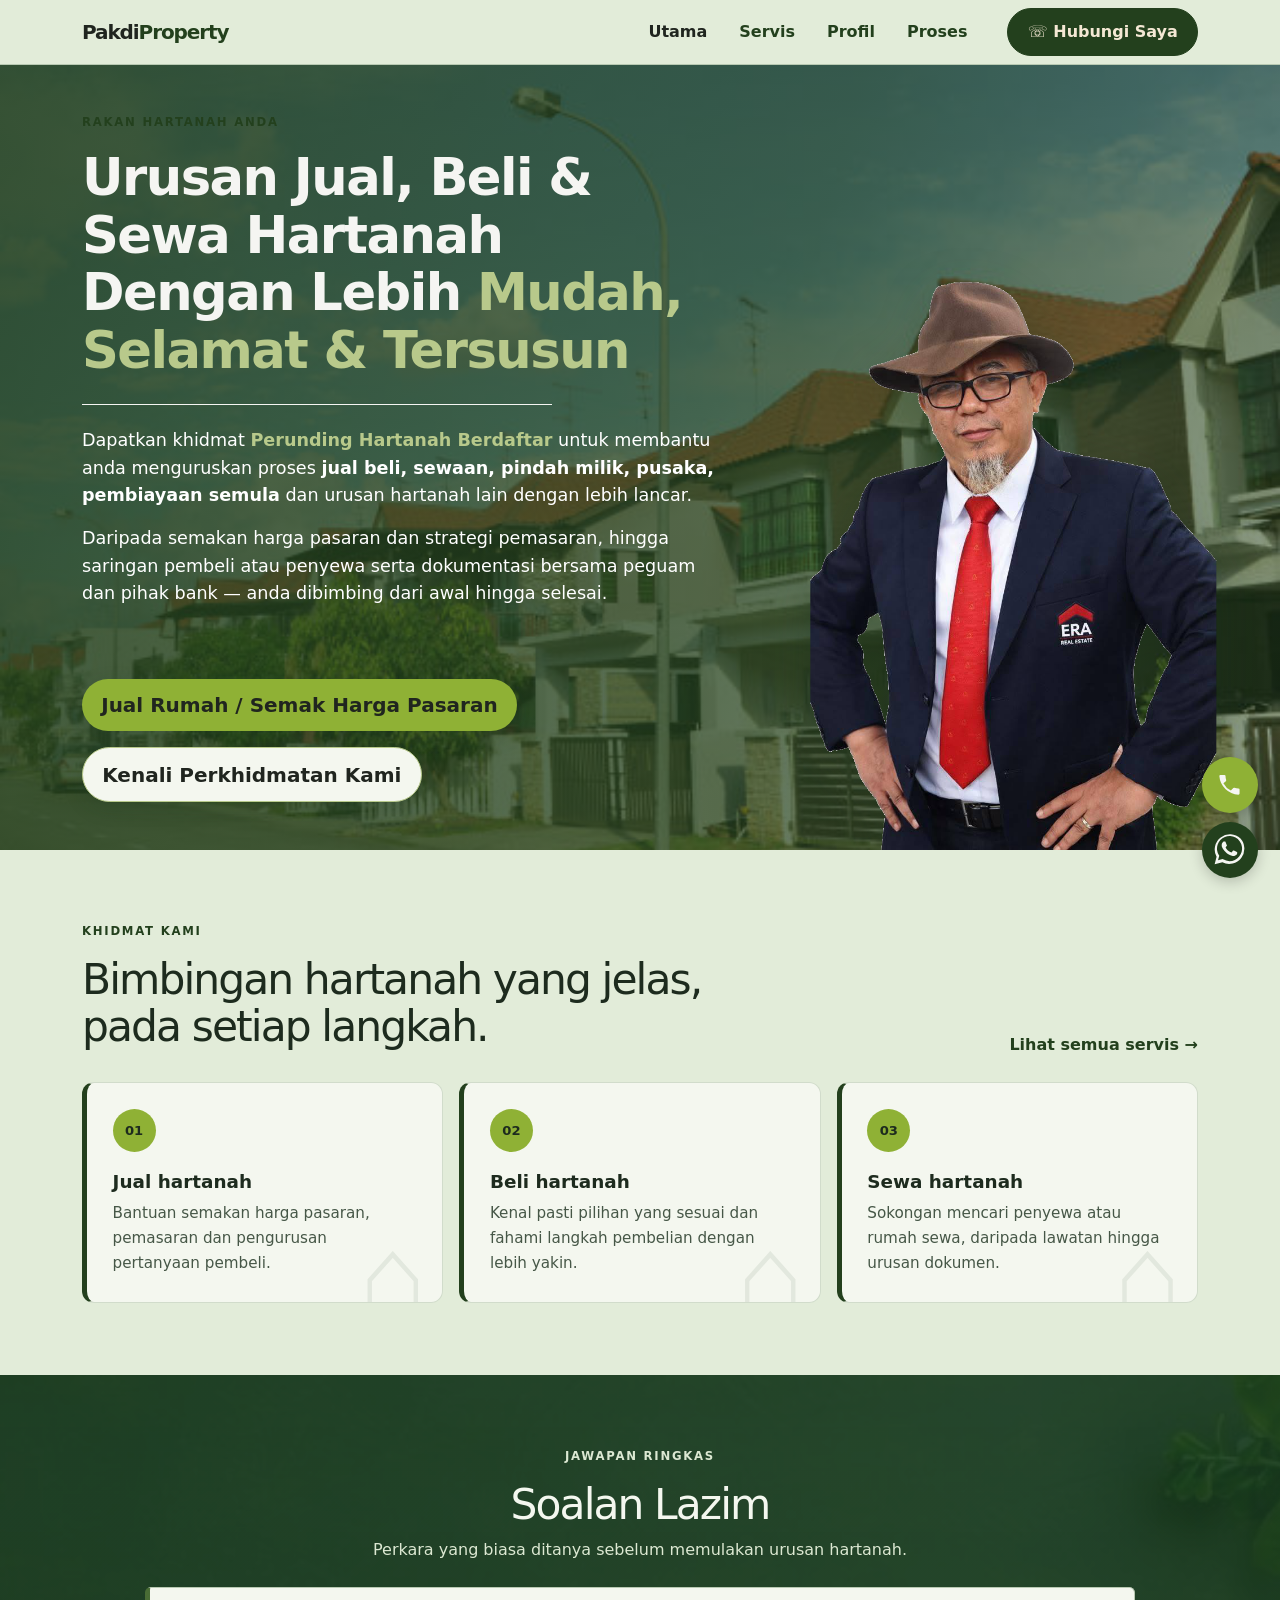
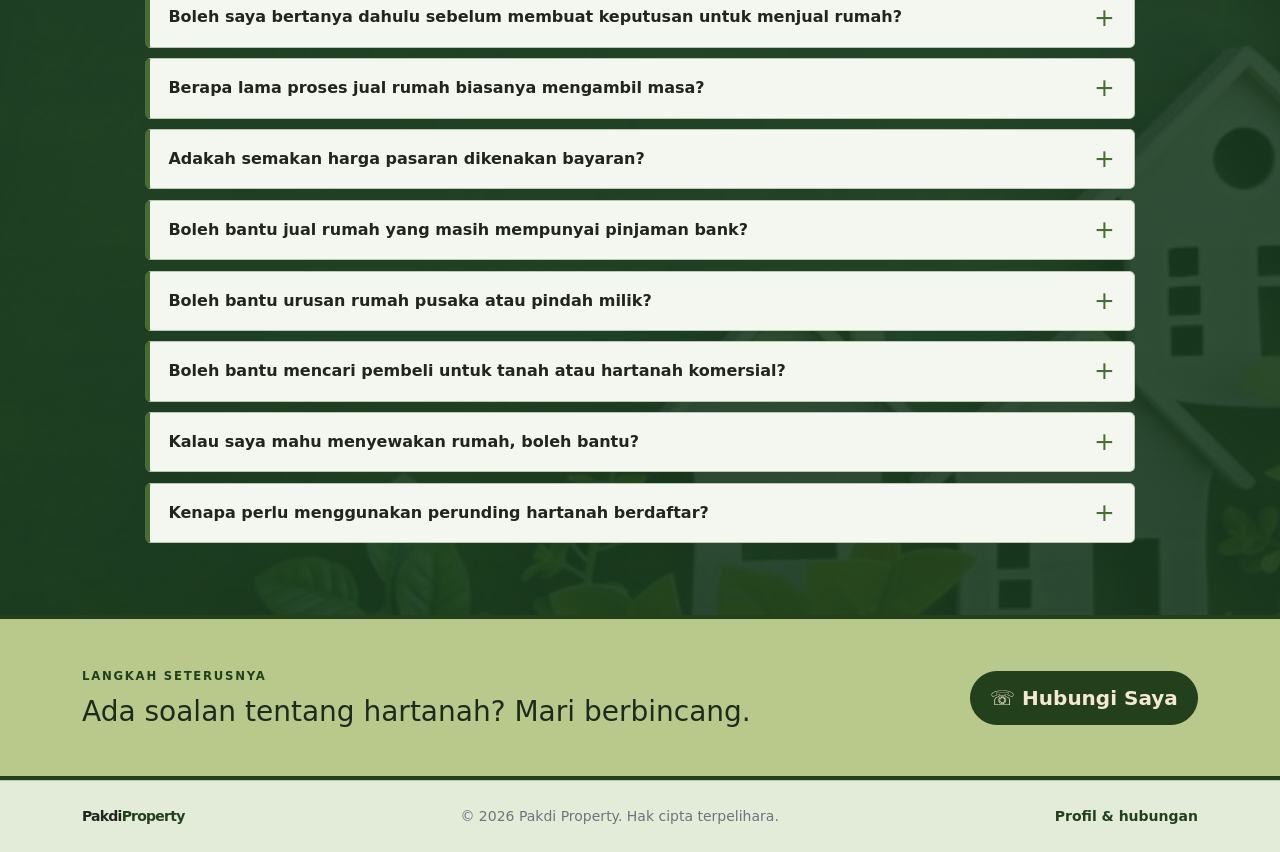
<file: index.html>
<!doctype html>
<html lang="ms">
<head>
  <meta charset="utf-8">
  <meta name="viewport" content="width=device-width, initial-scale=1">
  <meta name="description" content="Pakdi Property membantu urusan jual beli, sewa dan khidmat nasihat hartanah di Malaysia.">
  <title>Pakdi Property | Hartanah lebih mudah</title>
  <link href="https://cdn.jsdelivr.net/npm/bootstrap@5.3.3/dist/css/bootstrap.min.css" rel="stylesheet">
  <link rel="stylesheet" href="styles.css">
</head>
<body>
  <nav class="navbar navbar-expand-lg sticky-top">
    <div class="container py-2">
      <a class="navbar-brand brand" href="index.html">Pakdi<span>Property</span></a>
      <button class="navbar-toggler" type="button" data-bs-toggle="collapse" data-bs-target="#mainNav" aria-controls="mainNav" aria-expanded="false" aria-label="Buka menu"><span class="navbar-toggler-icon"></span></button>
      <div class="collapse navbar-collapse" id="mainNav">
        <ul class="navbar-nav ms-auto align-items-lg-center gap-lg-3">
          <li class="nav-item"><a class="nav-link active" href="index.html">Utama</a></li>
          <li class="nav-item"><a class="nav-link" href="servis.html">Servis</a></li>
          <li class="nav-item"><a class="nav-link" href="profile.html">Profil</a></li>
          <li class="nav-item"><a class="nav-link" href="proses.html">Proses</a></li>
          <li class="nav-item"><a class="btn btn-whatsapp ms-lg-3" href="https://wa.me/60104540432" target="_blank" rel="noopener">☏ Hubungi Saya</a></li>
        </ul>
      </div>
    </div>
  </nav>
  <main>
    <section class="hero-home">
      <div class="container hero-content">
        <div class="row align-items-center min-vh-hero">
          <div class="col-lg-7 hero-copy">
            <p class="eyebrow hero-eyebrow">RAKAN HARTANAH ANDA</p>
            <h1>Urusan Jual, Beli &amp; Sewa Hartanah Dengan Lebih <span>Mudah, Selamat &amp; Tersusun</span></h1>
            <div class="hero-rule"></div>
            <p>Dapatkan khidmat <strong>Perunding Hartanah Berdaftar</strong> untuk membantu anda menguruskan proses <b>jual beli, sewaan, pindah milik, pusaka, pembiayaan semula</b> dan urusan hartanah lain dengan lebih lancar.</p>
            <p>Daripada semakan harga pasaran dan strategi pemasaran, hingga saringan pembeli atau penyewa serta dokumentasi bersama peguam dan pihak bank — anda dibimbing dari awal hingga selesai.</p>
            <div class="d-flex flex-wrap gap-3 hero-actions">
              <a class="btn btn-red btn-lg" href="https://wa.me/60104540432?text=Salam%2C%20saya%20ingin%20bertanya%20tentang%20jualan%20rumah" target="_blank" rel="noopener">Jual Rumah / Semak Harga Pasaran</a>
              <a class="btn btn-light-hero btn-lg" href="servis.html">Kenali Perkhidmatan Kami</a>
            </div>
          </div>
          <div class="col-lg-5 hero-person-wrap">
            <!-- FOTO UTAMA: letakkan foto anda dalam folder images dan ubah src kepada images/pakdi.png -->
            <img class="hero-person" src="pakdi-transparent.png" alt="Foto perunding Pakdi Property">
          </div>
        </div>
      </div>
    </section>
    <section class="py-5"><div class="container py-lg-4"><div class="row align-items-end g-3 mb-4"><div class="col-md-8"><p class="eyebrow">KHIDMAT KAMI</p><h2 class="section-title">Bimbingan hartanah yang jelas, pada setiap langkah.</h2></div><div class="col-md-4 text-md-end"><a class="text-link" href="servis.html">Lihat semua servis →</a></div></div><div class="row g-3"><div class="col-md-4"><article class="service-card h-100"><div class="service-icon">01</div><h3>Jual hartanah</h3><p>Bantuan semakan harga pasaran, pemasaran dan pengurusan pertanyaan pembeli.</p></article></div><div class="col-md-4"><article class="service-card h-100"><div class="service-icon">02</div><h3>Beli hartanah</h3><p>Kenal pasti pilihan yang sesuai dan fahami langkah pembelian dengan lebih yakin.</p></article></div><div class="col-md-4"><article class="service-card h-100"><div class="service-icon">03</div><h3>Sewa hartanah</h3><p>Sokongan mencari penyewa atau rumah sewa, daripada lawatan hingga urusan dokumen.</p></article></div></div></div></section>
    <section class="faq-section py-5">
      <div class="container py-lg-4">
        <div class="text-center mb-4"><p class="eyebrow">JAWAPAN RINGKAS</p><h2 class="section-title mx-auto">Soalan Lazim</h2><p class="text-secondary">Perkara yang biasa ditanya sebelum memulakan urusan hartanah.</p></div>
        <div class="faq-list">
          <details class="faq-item"><summary>Boleh saya bertanya dahulu sebelum membuat keputusan untuk menjual rumah?</summary><p>Ya. Anda boleh berbincang dahulu tentang keadaan hartanah, anggaran harga pasaran dan pilihan yang tersedia sebelum membuat keputusan.</p></details>
          <details class="faq-item"><summary>Berapa lama proses jual rumah biasanya mengambil masa?</summary><p>Tempoh jualan bergantung pada harga, lokasi, keadaan hartanah, permintaan pasaran dan kelancaran proses pembiayaan pembeli.</p></details>
          <details class="faq-item"><summary>Adakah semakan harga pasaran dikenakan bayaran?</summary><p>Hubungi saya untuk berbincang tentang hartanah anda dan semakan awal. Sebarang kos atau skop khidmat akan diterangkan terlebih dahulu.</p></details>
          <details class="faq-item"><summary>Boleh bantu jual rumah yang masih mempunyai pinjaman bank?</summary><p>Boleh. Baki pinjaman dan proses penyelesaian dengan pihak bank perlu disemak. Saya boleh membantu menyelaras langkah seterusnya bersama pihak berkaitan.</p></details>
          <details class="faq-item"><summary>Boleh bantu urusan rumah pusaka atau pindah milik?</summary><p>Saya boleh membantu menerangkan langkah awal dan menyelaras urusan hartanah dengan pihak berkaitan seperti peguam. Keperluan bergantung pada keadaan kes.</p></details>
          <details class="faq-item"><summary>Boleh bantu mencari pembeli untuk tanah atau hartanah komersial?</summary><p>Ya. Kongsikan lokasi, jenis hartanah dan maklumat yang tersedia supaya kita boleh bincangkan pilihan pemasaran yang sesuai.</p></details>
          <details class="faq-item"><summary>Kalau saya mahu menyewakan rumah, boleh bantu?</summary><p>Boleh. Saya boleh membantu menguruskan pemasaran, pertanyaan penyewa, lawatan dan penyelarasan dokumen sewaan.</p></details>
          <details class="faq-item"><summary>Kenapa perlu menggunakan perunding hartanah berdaftar?</summary><p>Perunding berdaftar boleh membantu menyelaras komunikasi, pemasaran dan langkah urusan hartanah dengan lebih teratur. Anda boleh meminta butiran pendaftaran semasa berbincang.</p></details>
        </div>
      </div>
    </section>
    <section class="contact-strip py-5"><div class="container d-flex flex-column flex-md-row align-items-md-center justify-content-between gap-3"><div><p class="eyebrow mb-2">LANGKAH SETERUSNYA</p><h2 class="h3 mb-0">Ada soalan tentang hartanah? Mari berbincang.</h2></div><a class="btn btn-whatsapp btn-lg" href="https://wa.me/60104540432" target="_blank" rel="noopener">☏ Hubungi Saya</a></div></section>
  </main>
  <footer class="py-4"><div class="container d-flex flex-column flex-sm-row justify-content-between gap-2"><span class="brand small">Pakdi<span>Property</span></span><span class="text-secondary small">© <span id="year"></span> Pakdi Property. Hak cipta terpelihara.</span><a class="small text-link" href="profile.html">Profil &amp; hubungan</a></div></footer>
  <div class="floating-contact"><a class="float-phone" href="tel:+60104540432" aria-label="Telefon Pakdi"><svg viewBox="0 0 24 24" aria-hidden="true"><path d="M6.6 10.8a15.5 15.5 0 0 0 6.6 6.6l2.2-2.2a1 1 0 0 1 1-.24 11.4 11.4 0 0 0 3.55.57 1 1 0 0 1 1 1v3.5a1 1 0 0 1-1 1A17.95 17.95 0 0 1 2.97 4.5a1 1 0 0 1 1-1h3.5a1 1 0 0 1 1 1 11.4 11.4 0 0 0 .57 3.55 1 1 0 0 1-.25 1.02z"/></svg></a><a class="float-wa" href="https://wa.me/60104540432" target="_blank" rel="noopener" aria-label="WhatsApp Pakdi"><svg viewBox="0 0 24 24" aria-hidden="true"><path d="M20.5 3.5A11.8 11.8 0 0 0 2 17.7L.5 23.5l6-1.55A11.8 11.8 0 0 0 20.5 3.5M12 21a9.7 9.7 0 0 1-4.95-1.36l-.36-.21-3.57.93.95-3.48-.23-.36A9.7 9.7 0 1 1 12 21m5.34-7.26c-.29-.15-1.73-.85-2-.95s-.47-.15-.67.15-.76.95-.93 1.14-.34.22-.63.07a8 8 0 0 1-2.37-1.47 8.8 8.8 0 0 1-1.64-2.04c-.17-.29-.02-.45.13-.6.13-.13.29-.34.43-.5.14-.17.19-.29.29-.48.1-.2.05-.37-.02-.52-.08-.14-.67-1.62-.91-2.22-.24-.58-.48-.5-.67-.51h-.57c-.2 0-.52.07-.8.37-.27.29-1.04 1.01-1.04 2.47s1.07 2.87 1.22 3.07c.14.2 2.1 3.2 5.08 4.48.71.31 1.26.5 1.69.64.71.22 1.36.19 1.87.11.57-.08 1.73-.71 1.98-1.4.24-.69.24-1.28.17-1.4-.08-.13-.27-.2-.57-.35"/></svg></a></div>
  <script src="https://cdn.jsdelivr.net/npm/bootstrap@5.3.3/dist/js/bootstrap.bundle.min.js"></script><script src="script.js"></script>
</body>
</html>
</file>
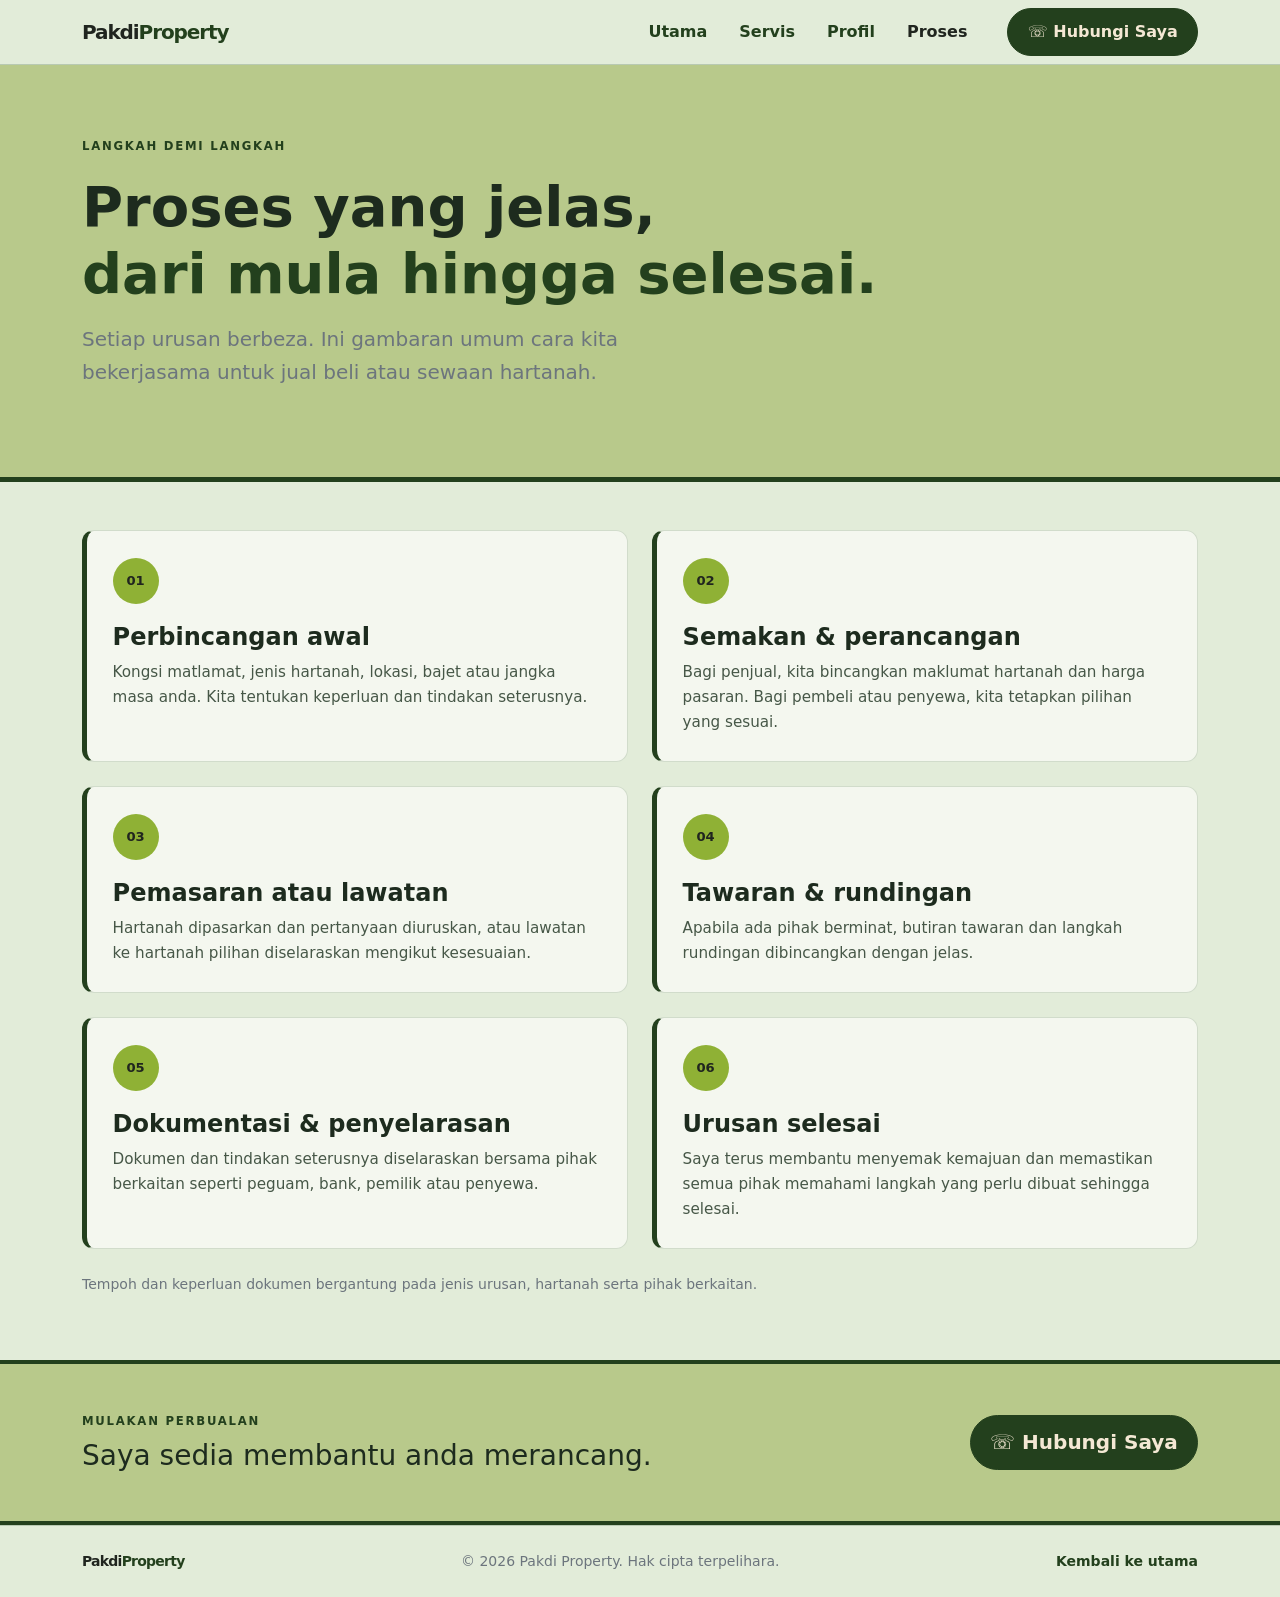
<file: proses.html>
<!doctype html>
<html lang="ms">
<head><meta charset="utf-8"><meta name="viewport" content="width=device-width, initial-scale=1"><meta name="description" content="Kenali proses jual beli dan sewaan hartanah bersama Pakdi Property."><title>Proses | Pakdi Property</title><link href="https://cdn.jsdelivr.net/npm/bootstrap@5.3.3/dist/css/bootstrap.min.css" rel="stylesheet"><link rel="stylesheet" href="styles.css"></head>
<body>
  <nav class="navbar navbar-expand-lg sticky-top"><div class="container py-2"><a class="navbar-brand brand" href="index.html">Pakdi<span>Property</span></a><button class="navbar-toggler" type="button" data-bs-toggle="collapse" data-bs-target="#mainNav" aria-controls="mainNav" aria-expanded="false" aria-label="Buka menu"><span class="navbar-toggler-icon"></span></button><div class="collapse navbar-collapse" id="mainNav"><ul class="navbar-nav ms-auto align-items-lg-center gap-lg-3"><li class="nav-item"><a class="nav-link" href="index.html">Utama</a></li><li class="nav-item"><a class="nav-link" href="servis.html">Servis</a></li><li class="nav-item"><a class="nav-link" href="profile.html">Profil</a></li><li class="nav-item"><a class="nav-link active" href="proses.html">Proses</a></li><li class="nav-item"><a class="btn btn-whatsapp ms-lg-3" href="https://wa.me/60104540432" target="_blank" rel="noopener">☏ Hubungi Saya</a></li></ul></div></div></nav>
  <main><section class="profile-hero py-5"><div class="container py-lg-4"><p class="eyebrow">LANGKAH DEMI LANGKAH</p><h1 class="display-4 fw-semibold mb-3">Proses yang jelas,<br><span class="text-accent">dari mula hingga selesai.</span></h1><p class="lead text-secondary col-lg-7">Setiap urusan berbeza. Ini gambaran umum cara kita bekerjasama untuk jual beli atau sewaan hartanah.</p></div></section>
    <section class="py-5"><div class="container"><div class="row g-4"><div class="col-md-6"><article class="process-card h-100"><span class="process-number">01</span><h2 class="h4">Perbincangan awal</h2><p>Kongsi matlamat, jenis hartanah, lokasi, bajet atau jangka masa anda. Kita tentukan keperluan dan tindakan seterusnya.</p></article></div><div class="col-md-6"><article class="process-card h-100"><span class="process-number">02</span><h2 class="h4">Semakan & perancangan</h2><p>Bagi penjual, kita bincangkan maklumat hartanah dan harga pasaran. Bagi pembeli atau penyewa, kita tetapkan pilihan yang sesuai.</p></article></div><div class="col-md-6"><article class="process-card h-100"><span class="process-number">03</span><h2 class="h4">Pemasaran atau lawatan</h2><p>Hartanah dipasarkan dan pertanyaan diuruskan, atau lawatan ke hartanah pilihan diselaraskan mengikut kesesuaian.</p></article></div><div class="col-md-6"><article class="process-card h-100"><span class="process-number">04</span><h2 class="h4">Tawaran & rundingan</h2><p>Apabila ada pihak berminat, butiran tawaran dan langkah rundingan dibincangkan dengan jelas.</p></article></div><div class="col-md-6"><article class="process-card h-100"><span class="process-number">05</span><h2 class="h4">Dokumentasi & penyelarasan</h2><p>Dokumen dan tindakan seterusnya diselaraskan bersama pihak berkaitan seperti peguam, bank, pemilik atau penyewa.</p></article></div><div class="col-md-6"><article class="process-card h-100"><span class="process-number">06</span><h2 class="h4">Urusan selesai</h2><p>Saya terus membantu menyemak kemajuan dan memastikan semua pihak memahami langkah yang perlu dibuat sehingga selesai.</p></article></div></div><p class="small text-secondary mt-4">Tempoh dan keperluan dokumen bergantung pada jenis urusan, hartanah serta pihak berkaitan.</p></div></section>
    <section class="contact-strip py-5"><div class="container d-flex flex-column flex-md-row align-items-md-center justify-content-between gap-3"><div><p class="eyebrow mb-2">MULAKAN PERBUALAN</p><h2 class="h3 mb-0">Saya sedia membantu anda merancang.</h2></div><a class="btn btn-whatsapp btn-lg" href="https://wa.me/60104540432" target="_blank" rel="noopener">☏ Hubungi Saya</a></div></section></main>
  <footer class="py-4"><div class="container d-flex flex-column flex-sm-row justify-content-between gap-2"><span class="brand small">Pakdi<span>Property</span></span><span class="text-secondary small">© <span id="year"></span> Pakdi Property. Hak cipta terpelihara.</span><a class="small text-link" href="index.html">Kembali ke utama</a></div></footer><script src="https://cdn.jsdelivr.net/npm/bootstrap@5.3.3/dist/js/bootstrap.bundle.min.js"></script><script src="script.js"></script>
</body></html>
</file>
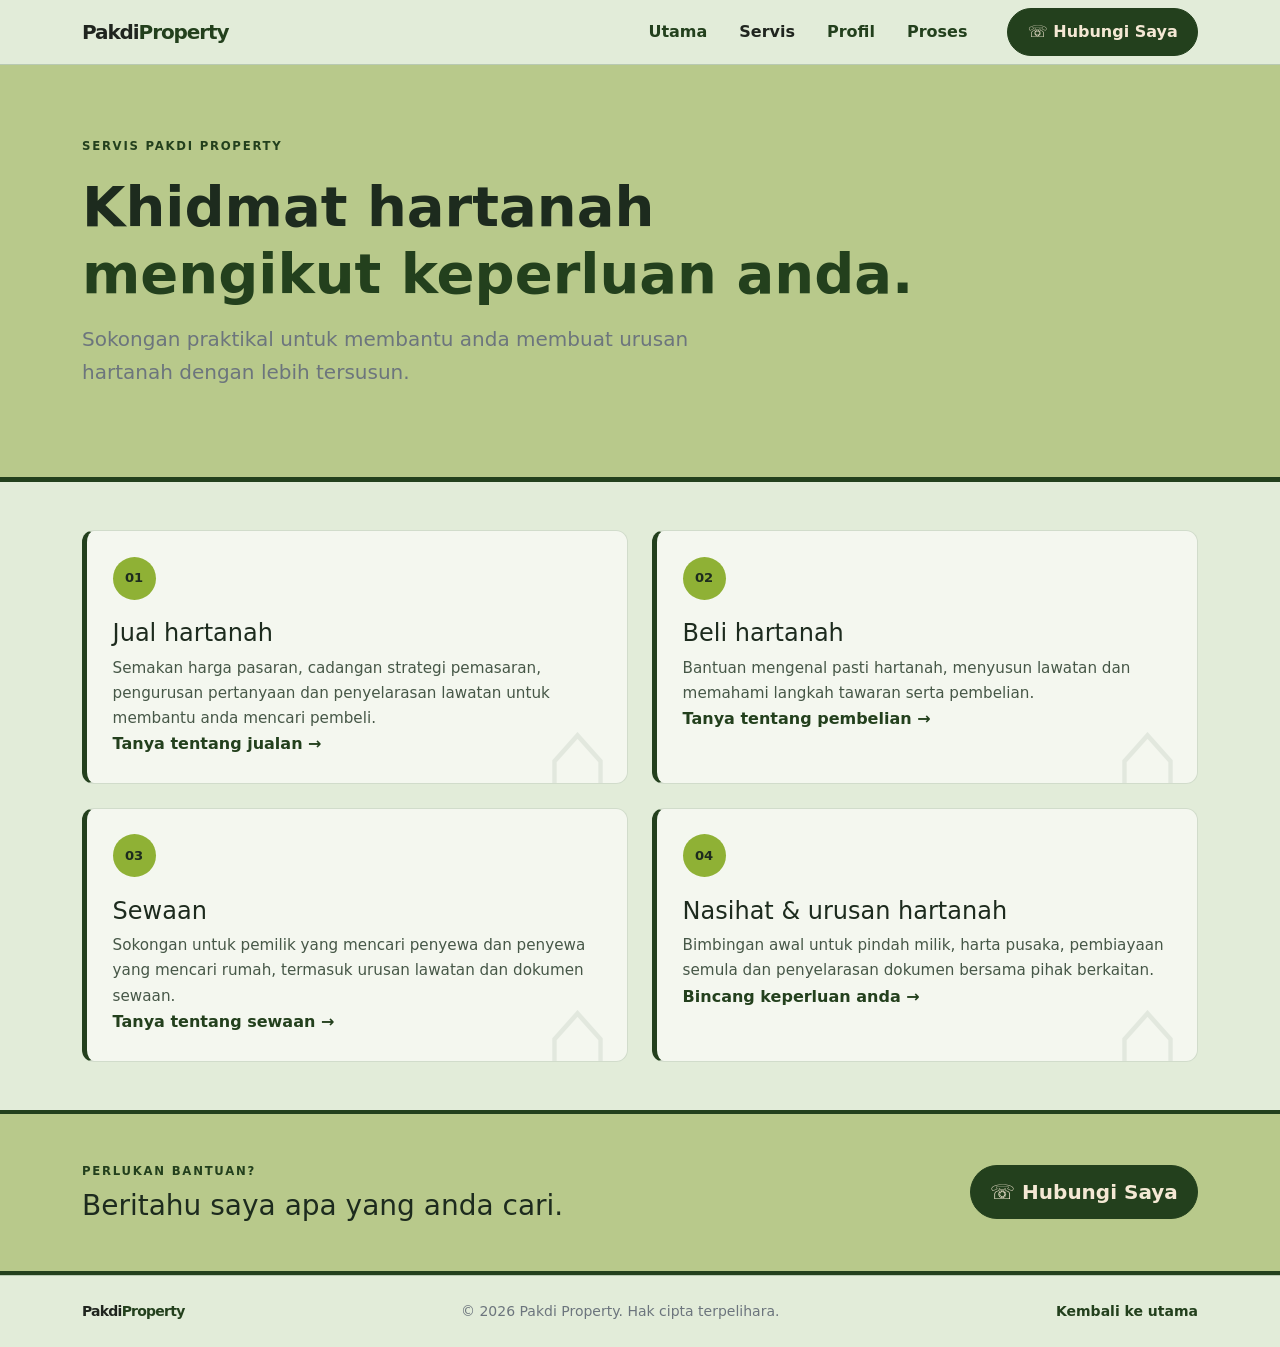
<file: servis.html>
<!doctype html>
<html lang="ms">
<head><meta charset="utf-8"><meta name="viewport" content="width=device-width, initial-scale=1"><meta name="description" content="Servis hartanah Pakdi Property: jual, beli, sewa dan khidmat nasihat."><title>Servis | Pakdi Property</title><link href="https://cdn.jsdelivr.net/npm/bootstrap@5.3.3/dist/css/bootstrap.min.css" rel="stylesheet"><link rel="stylesheet" href="styles.css"></head>
<body>
  <nav class="navbar navbar-expand-lg sticky-top"><div class="container py-2"><a class="navbar-brand brand" href="index.html">Pakdi<span>Property</span></a><button class="navbar-toggler" type="button" data-bs-toggle="collapse" data-bs-target="#mainNav" aria-controls="mainNav" aria-expanded="false" aria-label="Buka menu"><span class="navbar-toggler-icon"></span></button><div class="collapse navbar-collapse" id="mainNav"><ul class="navbar-nav ms-auto align-items-lg-center gap-lg-3"><li class="nav-item"><a class="nav-link" href="index.html">Utama</a></li><li class="nav-item"><a class="nav-link active" href="servis.html">Servis</a></li><li class="nav-item"><a class="nav-link" href="profile.html">Profil</a></li><li class="nav-item"><a class="nav-link" href="proses.html">Proses</a></li><li class="nav-item"><a class="btn btn-whatsapp ms-lg-3" href="https://wa.me/60104540432" target="_blank" rel="noopener">☏ Hubungi Saya</a></li></ul></div></div></nav>
  <main><section class="profile-hero py-5"><div class="container py-lg-4"><p class="eyebrow">SERVIS PAKDI PROPERTY</p><h1 class="display-4 fw-semibold mb-3">Khidmat hartanah<br><span class="text-accent">mengikut keperluan anda.</span></h1><p class="lead text-secondary col-lg-7">Sokongan praktikal untuk membantu anda membuat urusan hartanah dengan lebih tersusun.</p></div></section>
    <section class="py-5"><div class="container"><div class="row g-4"><div class="col-md-6"><article class="service-card h-100"><div class="service-icon">01</div><h2 class="h4">Jual hartanah</h2><p>Semakan harga pasaran, cadangan strategi pemasaran, pengurusan pertanyaan dan penyelarasan lawatan untuk membantu anda mencari pembeli.</p><a class="text-link" href="https://wa.me/60104540432?text=Salam%2C%20saya%20ingin%20menjual%20hartanah" target="_blank" rel="noopener">Tanya tentang jualan →</a></article></div><div class="col-md-6"><article class="service-card h-100"><div class="service-icon">02</div><h2 class="h4">Beli hartanah</h2><p>Bantuan mengenal pasti hartanah, menyusun lawatan dan memahami langkah tawaran serta pembelian.</p><a class="text-link" href="https://wa.me/60104540432?text=Salam%2C%20saya%20sedang%20mencari%20hartanah" target="_blank" rel="noopener">Tanya tentang pembelian →</a></article></div><div class="col-md-6"><article class="service-card h-100"><div class="service-icon">03</div><h2 class="h4">Sewaan</h2><p>Sokongan untuk pemilik yang mencari penyewa dan penyewa yang mencari rumah, termasuk urusan lawatan dan dokumen sewaan.</p><a class="text-link" href="https://wa.me/60104540432?text=Salam%2C%20saya%20ingin%20bertanya%20tentang%20sewaan" target="_blank" rel="noopener">Tanya tentang sewaan →</a></article></div><div class="col-md-6"><article class="service-card h-100"><div class="service-icon">04</div><h2 class="h4">Nasihat & urusan hartanah</h2><p>Bimbingan awal untuk pindah milik, harta pusaka, pembiayaan semula dan penyelarasan dokumen bersama pihak berkaitan.</p><a class="text-link" href="https://wa.me/60104540432" target="_blank" rel="noopener">Bincang keperluan anda →</a></article></div></div></div></section>
    <section class="contact-strip py-5"><div class="container d-flex flex-column flex-md-row align-items-md-center justify-content-between gap-3"><div><p class="eyebrow mb-2">PERLUKAN BANTUAN?</p><h2 class="h3 mb-0">Beritahu saya apa yang anda cari.</h2></div><a class="btn btn-whatsapp btn-lg" href="https://wa.me/60104540432" target="_blank" rel="noopener">☏ Hubungi Saya</a></div></section></main>
  <footer class="py-4"><div class="container d-flex flex-column flex-sm-row justify-content-between gap-2"><span class="brand small">Pakdi<span>Property</span></span><span class="text-secondary small">© <span id="year"></span> Pakdi Property. Hak cipta terpelihara.</span><a class="small text-link" href="index.html">Kembali ke utama</a></div></footer><script src="https://cdn.jsdelivr.net/npm/bootstrap@5.3.3/dist/js/bootstrap.bundle.min.js"></script><script src="script.js"></script>
</body></html>
</file>
<file: styles.css>
:root{--ink:#1d2b1e;--muted:#465747;--accent:#8fb135;--accent-dark:#23401d;--sage:#b8c98b;--cream:#f4f7ef;--line:#b8c9b2;--blue:#06327e;--blue-top:#3260a2;--whatsapp:#23401d;--red:#8fb135}
*{box-sizing:border-box}body{color:var(--ink);background:#e2ecd9;font-family:system-ui,-apple-system,"Segoe UI",sans-serif;line-height:1.65}.brand{font-weight:800;letter-spacing:-.055em;color:#20251f!important}.brand span{color:#23401d}.navbar{--bs-navbar-padding-y:0;border-bottom:1px solid var(--line);background:#e2ecd9!important}.nav-link{color:#23401d;font-weight:650}.nav-link.active{color:#20251f!important}.btn{border-radius:999px;font-weight:650;padding:.7rem 1.2rem}.btn-whatsapp{background:var(--whatsapp);color:#f4e8d4;border:1px solid var(--whatsapp)}.btn-whatsapp:hover{background:#172616;color:#f4e8d4}.btn-red{background:var(--red);color:#20251f;border:0;box-shadow:0 6px 20px #17372433}.btn-red:hover{background:#b8c98b;color:#20251f}.btn-light-hero{background:#f4f7ef;color:#20251f;border:1px solid #b8c98b;box-shadow:0 6px 20px #17372433}.btn-light-hero:hover{background:#dce8d2;color:#20251f}.hero-home{position:relative;isolation:isolate;overflow:hidden;color:#f5f5f2;background:linear-gradient(105deg,rgba(35,64,29,.88) 0%,rgba(35,64,29,.75) 58%,rgba(35,64,29,.5) 100%),url("images-laman-utama.png") center/cover no-repeat;background-image:linear-gradient(105deg,rgba(35,64,29,.88) 0%,rgba(35,64,29,.75) 58%,rgba(35,64,29,.5) 100%),url("images-laman-utama.png")}.min-vh-hero{min-height:700px}.hero-content{position:relative;z-index:1}.hero-copy{padding-top:3rem;padding-bottom:3rem;z-index:2}.hero-copy h1{max-width:850px;font-size:clamp(2.35rem,4vw,3.45rem);font-weight:750;line-height:1.13;letter-spacing:-.03em;margin-bottom:1.5rem}.hero-copy h1 span{color:#b8c98b}.hero-copy p:not(.eyebrow){max-width:750px;font-size:1.1rem;line-height:1.55;color:#fff}.hero-copy strong{color:#b8c98b}.hero-rule{height:1px;background:#f5f5f2;width:min(470px,100%);margin:1.4rem 0}.hero-actions{margin-top:4.5rem}.hero-person-wrap{align-self:stretch;position:relative;min-height:520px}.hero-person{position:absolute;bottom:0;left:50%;transform:translateX(-40%);height:min(88%,610px);width:auto;max-width:110%;object-fit:contain;object-position:center bottom;border-radius:0;outline:0;box-shadow:none;filter:drop-shadow(0 12px 22px rgba(18,42,21,.28))}.hero-eyebrow{color:#b8c98b}.eyebrow{font-size:.73rem;letter-spacing:.15em;font-weight:700;color:#23401d;margin-bottom:1rem}.text-accent{color:#23401d}.section-title{font-size:clamp(1.8rem,3.5vw,2.65rem);max-width:670px;letter-spacing:-.045em;line-height:1.1}.text-link{color:#23401d;text-decoration:none;font-weight:650}.text-link:hover{text-decoration:underline}.service-card,.process-card{padding:1.6rem;border:1px solid #d1dccb;border-left:5px solid #23401d;border-radius:.75rem;background:#f4f7ef;position:relative;overflow:hidden}.service-card:after{content:"⌂";position:absolute;right:1rem;bottom:-1.9rem;font-family:Georgia,serif;font-size:7rem;line-height:1;color:#23401d;opacity:.08;pointer-events:none}.service-icon,.process-number{display:grid;place-items:center;width:43px;height:43px;border-radius:50%;background:#8fb135;color:#1d2b1e;font-weight:700;font-size:.82rem;margin-bottom:1.2rem}.service-card h3{font-size:1.15rem;font-weight:650}.service-card p,.process-card p{color:var(--muted);font-size:.95rem;margin-bottom:0}.contact-strip{background:#b8c98b;border-top:4px solid #23401d;border-bottom:4px solid #23401d}footer{border-top:1px solid var(--line)}.profile-hero{background:#b8c98b;border-bottom:5px solid #23401d}.profile-photo{display:block;width:min(82%,420px);aspect-ratio:4/4.5;object-fit:contain;border-radius:1rem;background:transparent;margin-inline:auto}.contact-link{display:flex;flex-direction:column;gap:.1rem;color:var(--muted);text-decoration:none;font-size:.82rem}.contact-link span{font-size:.98rem;font-weight:600;color:var(--ink)}.contact-link .contact-heading{display:flex;align-items:center;gap:.45rem;font-size:.82rem;font-weight:500;color:var(--muted)}.contact-heading svg{width:16px;height:16px;fill:#496c35;flex:none}.contact-link{border-bottom:2px solid #8fb135;padding-bottom:.55rem}.contact-link:hover span{color:var(--accent-dark)}.process-card{position:relative;padding-top:1.7rem}.process-number{width:46px;height:46px;color:#20251f;background:#8fb135}.process-card h2{font-weight:650}.floating-contact{position:fixed;right:1.4rem;bottom:1.4rem;display:grid;gap:.55rem;z-index:10}.floating-contact a{width:56px;height:56px;border-radius:50%;display:grid;place-items:center;color:#f5f5f2;text-decoration:none;font-size:1.55rem;box-shadow:0 4px 14px #0003}.float-phone{background:#8fb135}.float-wa{background:#23401d}.floating-contact svg{width:27px;height:27px;fill:currentColor}.float-wa svg{width:31px;height:31px}@media(max-width:991.98px){.min-vh-hero{min-height:auto}.hero-copy{padding-top:4rem;padding-bottom:1rem}.hero-person-wrap{min-height:360px}.hero-person{height:100%;max-height:430px;max-width:92%;left:50%;transform:translateX(-50%)}.hero-actions{margin-top:2rem}.hero-home{background-position:center}.navbar-nav{padding:.7rem 0}}@media(max-width:575.98px){.hero-copy h1{font-size:2.35rem}.hero-copy p:not(.eyebrow){font-size:1rem}.hero-person-wrap{min-height:300px}.hero-person{max-height:330px;max-width:92%}.hero-actions .btn{width:100%;font-size:.92rem}.floating-contact{right:.8rem;bottom:.8rem}.floating-contact a{width:48px;height:48px}}

/* Gerakan halus untuk kad dan butang */
.service-card,.process-card,.btn,.floating-contact a{transition:transform .22s ease,box-shadow .22s ease,background-color .22s ease,border-color .22s ease}
.service-card:hover,.process-card:hover{transform:translateY(-6px);box-shadow:0 14px 30px rgba(35,64,29,.16);border-color:#8fb135}
.btn:hover,.floating-contact a:hover{transform:translateY(-3px);box-shadow:0 9px 20px rgba(35,64,29,.22)}
.service-card:focus-within,.process-card:focus-within{transform:translateY(-4px);box-shadow:0 12px 26px rgba(35,64,29,.14)}
@media(prefers-reduced-motion:reduce){.service-card,.process-card,.btn,.floating-contact a{transition:none}.service-card:hover,.process-card:hover,.btn:hover,.floating-contact a:hover{transform:none}}
.faq-section{position:relative;isolation:isolate;background:linear-gradient(rgba(25,57,31,.88),rgba(25,57,31,.91)),url("faq-background.png") center/cover no-repeat;color:#f4f7ef}
.faq-section .section-title{color:#f4f7ef}.faq-section .eyebrow,.faq-section .text-secondary{color:#dce8d2!important}
.faq-list{max-width:990px;margin:0 auto;display:grid;gap:.65rem}
.faq-item{background:#f4f7ef;border:1px solid #b8c9b2;border-left:5px solid #496c35;border-radius:.35rem;overflow:hidden;transition:transform .2s ease,box-shadow .2s ease}
.faq-item:hover{transform:translateY(-2px);box-shadow:0 8px 20px rgba(35,64,29,.12)}
.faq-item summary{list-style:none;cursor:pointer;position:relative;padding:1rem 3.2rem 1rem 1.15rem;font-weight:650;color:#20251f}
.faq-item summary::-webkit-details-marker{display:none}
.faq-item summary:after{content:"+";position:absolute;right:1.2rem;top:50%;transform:translateY(-50%);font-size:1.55rem;line-height:1;color:#496c35;font-weight:500}
.faq-item[open] summary:after{content:"−"}
.faq-item[open] summary{border-bottom:1px solid #d1dccb}
.faq-item p{margin:0;padding:1rem 1.15rem 1.2rem;color:#465747;line-height:1.7}
.faq-item summary:focus-visible{outline:3px solid #8fb135;outline-offset:-3px}
@media(prefers-reduced-motion:reduce){.faq-item{transition:none}.faq-item:hover{transform:none}}
.client-gallery{background:#23401d;color:#f4f7ef}
.client-gallery .section-title{color:#f4f7ef}
.client-gallery .eyebrow{color:#b8c98b}
.client-gallery .text-secondary{color:#dce8d2!important}
.gallery-slot{height:150px;position:relative;overflow:hidden;background:#dce8d2;border:3px solid #b8c98b;box-shadow:0 4px 12px rgba(0,0,0,.16)}
.gallery-slot img{display:block;width:100%;height:100%;object-fit:cover}
.gallery-slot img[src=""]{display:none}
.gallery-slot:has(img[src=""]){display:grid;place-items:center;background:linear-gradient(135deg,#dce8d2,#b8c98b)}
.gallery-slot:has(img[src=""]):before{content:"＋";font-size:2rem;color:#496c35;opacity:.7}
.gallery-slot span{position:absolute;left:.5rem;bottom:.45rem;padding:.1rem .5rem;border-radius:1rem;background:#23401d;color:#f4f7ef;font-size:.7rem}
.gallery-slot img:not([src=""])+span{display:none}
@media(max-width:575.98px){.gallery-slot{height:120px}}
</file>
